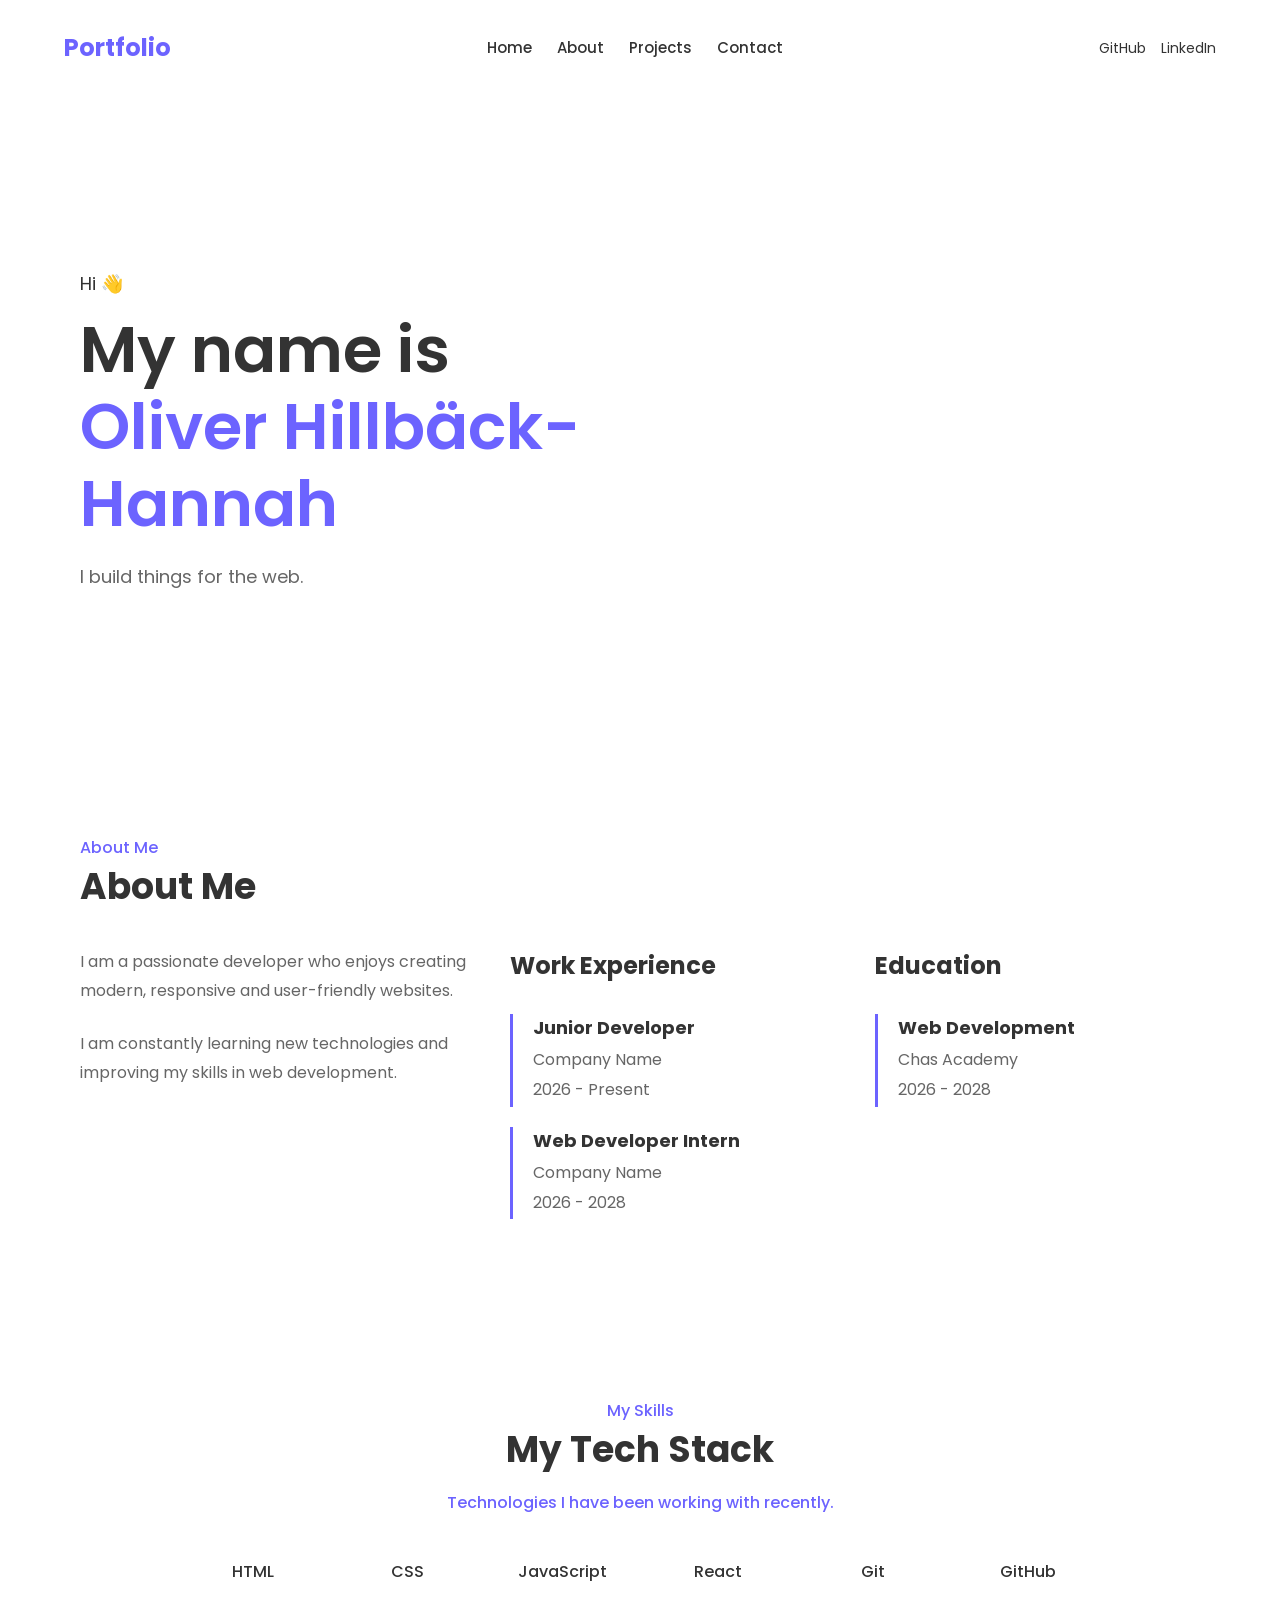
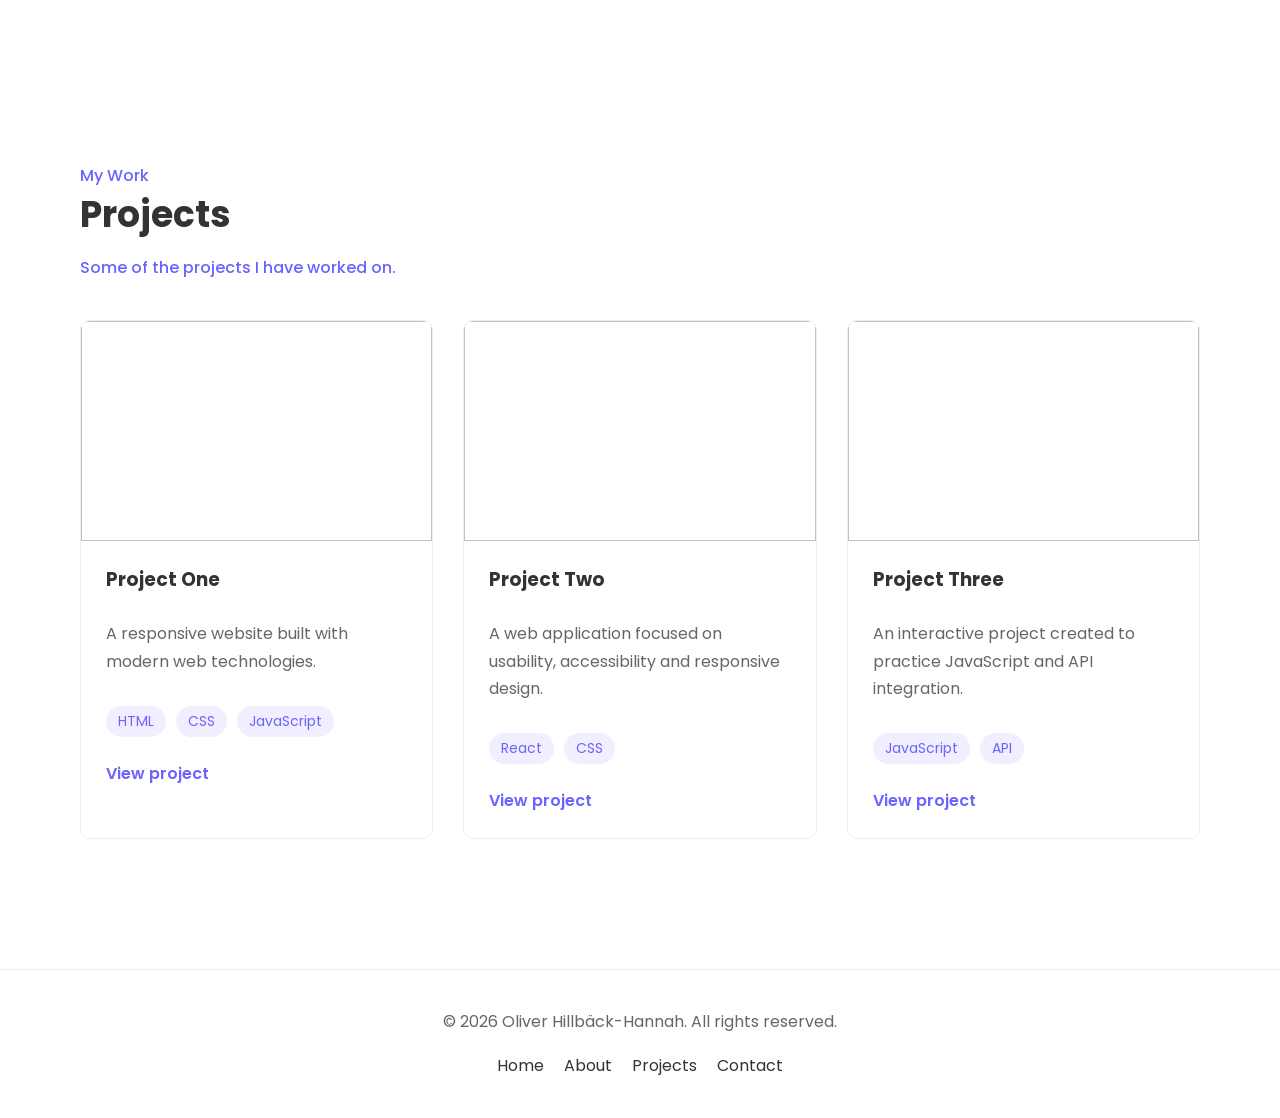
<file: index.html>
<!DOCTYPE html>
<html lang="en">
<head>
    <meta charset="UTF-8">
    <meta name="viewport" content="width=device-width, initial-scale=1.0">

    <title>Developer Portfolio</title>

    <link rel="preconnect" href="https://fonts.googleapis.com">
    <link rel="preconnect" href="https://fonts.gstatic.com" crossorigin>
    <link
        href="https://fonts.googleapis.com/css2?family=Poppins:wght@400;500;600;700&display=swap"
        rel="stylesheet"
    >
<link rel="stylesheet" href="style.css"> 

</head>

<body>

    <header class="site-header">

        <a class="logo" href="index.html">
            Portfolio
        </a>

        <nav class="main-navigation" aria-label="Main navigation">
            <ul>
                <li>
                    <a href="index.html">Home</a>
                </li>

                <li>
                    <a href="about.html">About</a>
                </li>

                <li>
                    <a href="projects.html">Projects</a>
                </li>

                <li>
                    <a href="contact.html">Contact</a>
                </li>
            </ul>
        </nav>

        <nav class="social-links" aria-label="Social media">
            <a href="#" aria-label="GitHub">
                GitHub
            </a>

            <a href="#" aria-label="LinkedIn">
                LinkedIn
            </a>
        </nav>

    </header>


    <main>

        <!-- Hero -->

        <section class="hero">

            <div class="hero-content">

                <p>Hi 👋</p>

                <h1>
                    My name is
                    <span>Oliver Hillbäck-Hannah</span>
                </h1>

                <p>
                    I build things for the web.
                </p>

            </div>

            <div class="hero-image"

            </div>

        </section>


        <!-- About -->

        <section class="about" id="about">

            <div class="section-title">

                <p>About Me</p>

                <h2>About Me</h2>

            </div>


            <div class="about-content">

                <div class="about-text">

                    <p>
                        I am a passionate developer who enjoys creating
                        modern, responsive and user-friendly websites.
                    </p>

                    <p>
                        I am constantly learning new technologies and
                        improving my skills in web development.
                    </p>

                </div>


                <div class="experience">

                    <h3>Work Experience</h3>

                    <article class="experience-item">

                        <h4>Junior Developer</h4>

                        <p>Company Name</p>

                        <p>2026 - Present</p>

                    </article>


                    <article class="experience-item">

                        <h4>Web Developer Intern</h4>

                        <p>Company Name</p>

                        <p>2026 - 2028</p>

                    </article>

                </div>


                <div class="education">

                    <h3>Education</h3>

                    <article class="education-item">

                        <h4>Web Development</h4>

                        <p>Chas Academy</p>

                        <p>2026 - 2028</p>

                    </article>

                </div>

            </div>

        </section>


        <!-- Tech Stack -->

        <section class="tech-stack" id="tech-stack">

            <div class="section-title">

                <p>My Skills</p>

                <h2>My Tech Stack</h2>

                <p>
                    Technologies I have been working with recently.
                </p>

            </div>


            <ul class="tech-list">

                <li>
                    
                    <span>HTML</span>
                </li>

                <li>
                  
                    <span>CSS</span>
                </li>

                <li>
        
                    <span>JavaScript</span>
                </li>

                <li>
                  
                    <span>React</span>
                </li>

                <li>
                   
                    <span>Git</span>
                </li>

                <li>
                    
                    <span>GitHub</span>
                </li>

            </ul>

        </section>


        <!-- Projects -->

        <section class="projects" id="projects">

            <div class="section-title">

                <p>My Work</p>

                <h2>Projects</h2>

                <p>
                    Some of the projects I have worked on.
                </p>

            </div>


            <div class="project-list">

                <article class="project-card">

                    <img
                      
                    >

                    <div class="project-card-content">

                        <h3>Project One</h3>

                        <p>
                            A responsive website built with modern
                            web technologies.
                        </p>

                        <ul class="project-technologies">
                            <li>HTML</li>
                            <li>CSS</li>
                            <li>JavaScript</li>
                        </ul>

                        <a href="#">
                            View project
                        </a>

                    </div>

                </article>


                <article class="project-card">

                    <img
                        >

                    <div class="project-card-content">

                        <h3>Project Two</h3>

                        <p>
                            A web application focused on usability,
                            accessibility and responsive design.
                        </p>

                        <ul class="project-technologies">
                            <li>React</li>
                            <li>CSS</li>
                        </ul>

                        <a href="#">
                            View project
                        </a>

                    </div>

                </article>


                <article class="project-card">

                    <img
                       
                    >

                    <div class="project-card-content">

                        <h3>Project Three</h3>

                        <p>
                            An interactive project created to practice
                            JavaScript and API integration.
                        </p>

                        <ul class="project-technologies">
                            <li>JavaScript</li>
                            <li>API</li>
                        </ul>

                        <a href="#">
                            View project
                        </a>

                    </div>

                </article>

            </div>

        </section>

    </main>


    <footer class="site-footer">

        <p>
            &copy; 2026 Oliver Hillbäck-Hannah. All rights reserved. 
        </p>

        <nav aria-label="Footer navigation">

            <ul>
                <li>
                    <a href="index.html">Home</a>
                </li>

                <li>
                    <a href="about.html">About</a>
                </li>

                <li>
                    <a href="projects.html">Projects</a>
                </li>

                <li>
                    <a href="contact.html">Contact</a>
                </li>
            </ul>

        </nav>

    </footer>

</body>
</html>
</file>
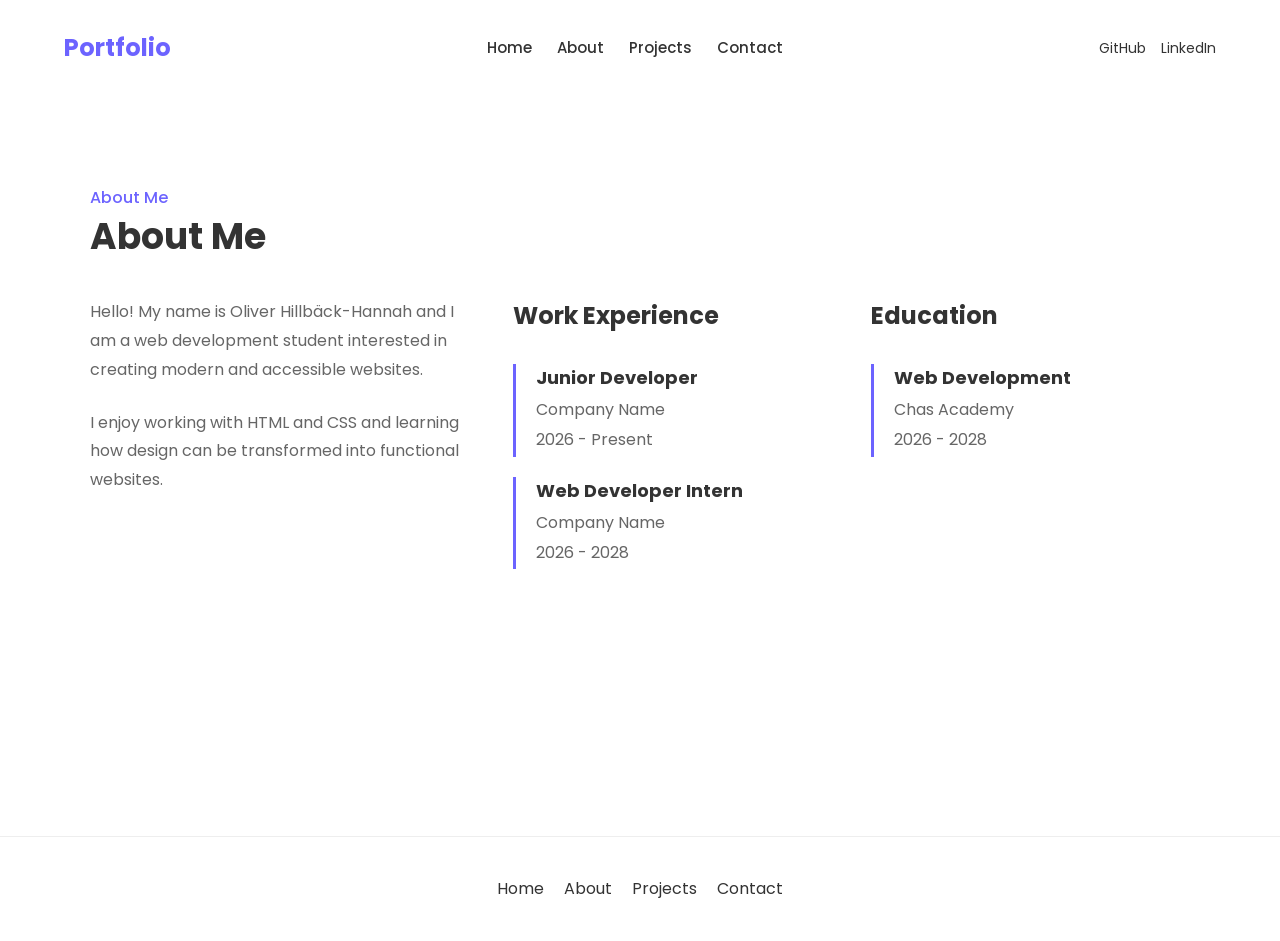
<file: about.html>
<!DOCTYPE html>
<html lang="en">

<head>
    <meta charset="UTF-8">
    <meta name="viewport" content="width=device-width, initial-scale=1.0">

    <title>About Me | Developer Portfolio</title>

    <link rel="preconnect" href="https://fonts.googleapis.com">
    <link rel="preconnect" href="https://fonts.gstatic.com" crossorigin>

    <link
        href="https://fonts.googleapis.com/css2?family=Poppins:wght@400;500;600;700&display=swap"
        rel="stylesheet"
    >

    <link rel="stylesheet" href="style.css">
</head>

<body>

    <header class="site-header">

        <a class="logo" href="index.html">
            Portfolio
        </a>

        <nav class="main-navigation" aria-label="Main navigation">
            <ul>
                <li><a href="index.html">Home</a></li>
                <li><a href="about.html">About</a></li>
                <li><a href="projects.html">Projects</a></li>
                <li><a href="contact.html">Contact</a></li>
            </ul>
        </nav>

        <nav class="social-links" aria-label="Social media">
            <a href="#">GitHub</a>
            <a href="#">LinkedIn</a>
        </nav>

    </header>


    <main>

        <section class="about-page">

            <div class="section-title">
                <p>About Me</p>
                <h1>About Me</h1>
            </div>

            <div class="about-page-content">

                <div class="about-text">

                    <p>
                        Hello! My name is Oliver Hillbäck-Hannah and I am a web
                        development student interested in creating
                        modern and accessible websites.
                    </p>

                    <p>
                        I enjoy working with HTML and CSS and learning
                        how design can be transformed into functional
                        websites.
                    </p>

                </div>


                <section class="experience">

                    <h2>Work Experience</h2>

                    <article class="experience-item">

                        <h3>Junior Developer</h3>

                        <p>Company Name</p>

                        <p>2026 - Present</p>

                    </article>


                    <article class="experience-item">

                        <h3>Web Developer Intern</h3>

                        <p>Company Name</p>

                        <p>2026 - 2028</p>

                    </article>

                </section>


                <section class="education">

                    <h2>Education</h2>

                    <article class="education-item">

                        <h3>Web Development</h3>

                        <p>Chas Academy</p>

                        <p>2026 - 2028</p>

                    </article>

                </section>

            </div>

        </section>

    </main>


    <footer class="site-footer">

        <nav aria-label="Footer navigation">

            <ul>
                <li><a href="index.html">Home</a></li>
                <li><a href="about.html">About</a></li>
                <li><a href="projects.html">Projects</a></li>
                <li><a href="contact.html">Contact</a></li>
            </ul>

        </nav>

    </footer>

</body>
</html>
</file>
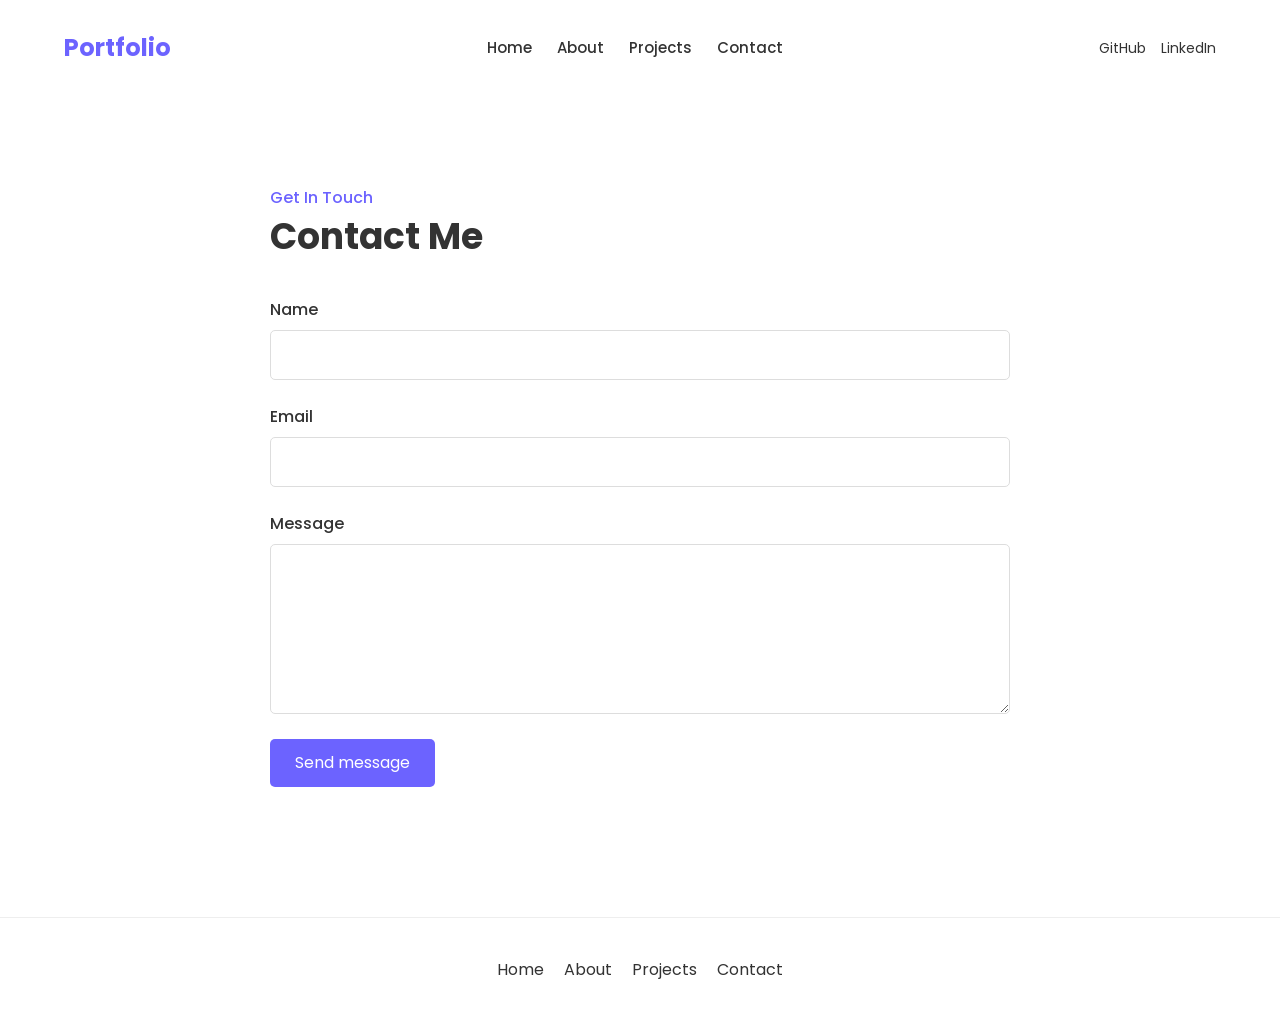
<file: contact.html>
<!DOCTYPE html>
<html lang="en">

<head>
    <meta charset="UTF-8">
    <meta name="viewport" content="width=device-width, initial-scale=1.0">

    <title>Contact | Developer Portfolio</title>

    <link rel="preconnect" href="https://fonts.googleapis.com">
    <link rel="preconnect" href="https://fonts.gstatic.com" crossorigin>

    <link
        href="https://fonts.googleapis.com/css2?family=Poppins:wght@400;500;600;700&display=swap"
        rel="stylesheet"
    >

    <link rel="stylesheet" href="style.css">
</head>

<body>

    <header class="site-header">

        <a class="logo" href="index.html">
            Portfolio
        </a>

        <nav class="main-navigation" aria-label="Main navigation">
            <ul>
                <li><a href="index.html">Home</a></li>
                <li><a href="about.html">About</a></li>
                <li><a href="projects.html">Projects</a></li>
                <li><a href="contact.html">Contact</a></li>
            </ul>
        </nav>

        <nav class="social-links" aria-label="Social media">
            <a href="#">GitHub</a>
            <a href="#">LinkedIn</a>
        </nav>

    </header>


    <main>

        <section class="contact-page">

            <div class="section-title">

                <p>Get In Touch</p>

                <h1>Contact Me</h1>

            </div>


            <form class="contact-form">

                <div class="form-group">

                    <label for="name">
                        Name
                    </label>

                    <input
                        type="text"
                        id="name"
                        name="name"
                        required
                    >

                </div>


                <div class="form-group">

                    <label for="email">
                        Email
                    </label>

                    <input
                        type="email"
                        id="email"
                        name="email"
                        required
                    >

                </div>


                <div class="form-group">

                    <label for="message">
                        Message
                    </label>

                    <textarea
                        id="message"
                        name="message"
                        rows="6"
                        required
                    ></textarea>

                </div>


                <button type="submit">
                    Send message
                </button>

            </form>

        </section>

    </main>


    <footer class="site-footer">

        <nav aria-label="Footer navigation">

            <ul>
                <li><a href="index.html">Home</a></li>
                <li><a href="about.html">About</a></li>
                <li><a href="projects.html">Projects</a></li>
                <li><a href="contact.html">Contact</a></li>
            </ul>

        </nav>

    </footer>

</body>
</html>
</file>
<file: style.css>
:root {
    --primary-color: #6c63ff;
    --text-color: #333333;
    --light-text: #666666;
    --background-color: #ffffff;
    --light-background: #f8f8ff;
    --border-color: #eeeeee;
}

* {
    box-sizing: border-box;
}

html {
    scroll-behavior: smooth;
}

body {
    margin: 0;
    background-color: var(--background-color);
    color: var(--text-color);
    font-family: "Poppins", sans-serif;
    font-size: 16px;
    line-height: 1.5;
}

h1,
h2,
h3,
h4 {
    margin-top: 0;
}

ul {
    margin: 0;
    padding: 0;
    list-style: none;
}

a {
    color: var(--text-color);
}

a:focus-visible,
button:focus-visible,
input:focus-visible,
textarea:focus-visible {
    outline: 3px solid var(--primary-color);
    outline-offset: 3px;
}

img {
    display: block;
    max-width: 100%;
}

/* =========================
   HEADER
========================= */

.site-header {
    display: flex;
    flex-direction: column;
    align-items: center;
    gap: 20px;
    width: 100%;
    max-width: 1200px;
    margin: 0 auto;
    padding: 25px 24px;
}

.logo {
    color: var(--primary-color);
    font-size: 24px;
    font-weight: 700;
    text-decoration: none;
}

.main-navigation ul {
    display: flex;
    flex-wrap: wrap;
    justify-content: center;
    gap: 16px;
}

.main-navigation a {
    font-size: 14px;
    font-weight: 500;
    text-decoration: none;
}

.main-navigation a:hover,
.social-links a:hover,
.site-footer a:hover {
    color: var(--primary-color);
}

.social-links {
    display: flex;
    flex-wrap: wrap;
    justify-content: center;
    gap: 15px;
}

.social-links a {
    font-size: 14px;
    text-decoration: none;
}

/* =========================
   HERO
========================= */

.hero {
    display: flex;
    flex-direction: column;
    align-items: flex-start;
    justify-content: center;
    gap: 40px;
    width: 100%;
    max-width: 1200px;
    margin: 0 auto;
    padding: 70px 24px;
}

.hero-content {
    position: relative;
    z-index: 2;
    width: 100%;
    max-width: 650px;
}

.hero-content p:first-child {
    margin-bottom: 15px;
    font-size: 18px;
}

.hero-content h1 {
    margin-bottom: 20px;
    font-size: clamp(36px, 8vw, 64px);
    line-height: 1.2;
    font-weight: 600;
    overflow-wrap: anywhere;
}

.hero-content h1 span {
    display: block;
    color: var(--primary-color);
}

.hero-content p:last-child {
    max-width: 550px;
    margin: 0;
    color: var(--light-text);
    font-size: 18px;
}

.hero-image {
    display: flex;
    justify-content: center;
    position: relative;
    z-index: 1;
    width: 100%;
}

.hero-image img {
    width: 240px;
    height: 240px;
    object-fit: cover;
    border-radius: 50%;
}

/* =========================
   SECTION TITLES
========================= */

.section-title {
    margin-bottom: 40px;
}

.section-title p {
    margin-top: 0;
    margin-bottom: 5px;
    color: var(--primary-color);
    font-size: 16px;
    font-weight: 500;
}

.section-title h1,
.section-title h2 {
    margin-top: 0;
    margin-bottom: 20px;
    font-size: 36px;
    line-height: 1.2;
}

/* =========================
   HOME ABOUT
========================= */

.about {
    width: 100%;
    max-width: 1200px;
    margin: 0 auto;
    padding: 70px 24px;
}

.about-content {
    display: flex;
    flex-direction: column;
    gap: 40px;
}

.about-text {
    width: 100%;
    max-width: 650px;
}

.about-text p {
    margin-top: 0;
    margin-bottom: 24px;
    color: var(--light-text);
    line-height: 1.8;
}

/* =========================
   ABOUT PAGE
========================= */

.about-page {
    width: 100%;
    max-width: 1180px;
    min-height: 700px;
    margin: 0 auto;
    padding: 70px 24px;
}

.about-page-content {
    display: flex;
    flex-direction: column;
    gap: 40px;
    width: 100%;
    margin: 0 auto;
}

.about-page-content .about-text {
    max-width: 650px;
}

.about-page-content .about-text p {
    color: var(--light-text);
    line-height: 1.8;
    margin-top: 0;
    margin-bottom: 24px;
}

.experience,
.education {
    display: flex;
    flex-direction: column;
    gap: 20px;
    min-width: 0;
}

.experience h2,
.education h2,
.about-content > .experience h3,
.about-content > .education h3 {
    margin-top: 0;
    margin-bottom: 10px;
    font-size: 24px;
}

.experience-item,
.education-item {
    padding-left: 20px;
    border-left: 3px solid var(--primary-color);
}

.experience-item h3,
.education-item h3,
.experience-item h4,
.education-item h4 {
    margin-top: 0;
    margin-bottom: 5px;
    font-size: 18px;
}

.experience-item p,
.education-item p {
    margin: 3px 0;
    color: var(--light-text);
    line-height: 1.7;
}

/* =========================
   TECH STACK
========================= */

.tech-stack {
    width: 100%;
    max-width: 1200px;
    margin: 0 auto;
    padding: 70px 24px;
    text-align: center;
}

.tech-stack .section-title {
    max-width: 600px;
    margin: 0 auto 45px;
}

.tech-list {
    display: flex;
    flex-wrap: wrap;
    justify-content: center;
    gap: 30px;
}

.tech-list li {
    display: flex;
    flex-direction: column;
    align-items: center;
    justify-content: center;
    gap: 10px;
    width: 90px;
}

.tech-list img {
    width: 60px;
    height: 60px;
    object-fit: contain;
}

.tech-list span {
    font-weight: 500;
}

/* =========================
   PROJECTS
========================= */

.projects,
.projects-page {
    width: 100%;
    max-width: 1200px;
    margin: 0 auto;
    padding: 70px 24px;
}

.project-list {
    display: grid;
    grid-template-columns: minmax(0, 1fr);
    gap: 30px;
}

.project-card {
    min-width: 0;
    overflow: hidden;
    border: 1px solid var(--border-color);
    border-radius: 10px;
    background-color: #ffffff;
}

.project-card > img {
    width: 100%;
    height: 220px;
    object-fit: cover;
}

.project-card-content {
    display: flex;
    flex-direction: column;
    align-items: flex-start;
    padding: 25px;
}

.project-card-content h2,
.project-card-content h3 {
    margin-top: 0;
    margin-bottom: 10px;
}

.project-card-content p {
    color: var(--light-text);
    line-height: 1.7;
}

.project-technologies {
    display: flex;
    flex-wrap: wrap;
    gap: 10px;
    margin: 15px 0 25px;
}

.project-technologies li {
    padding: 5px 12px;
    border-radius: 20px;
    background-color: #f1efff;
    color: var(--primary-color);
    font-size: 14px;
}

.project-card-content a {
    color: var(--primary-color);
    font-weight: 600;
    text-decoration: none;
}

.project-card-content a:hover {
    text-decoration: underline;
}

/* =========================
   CONTACT PAGE
========================= */

.contact-page {
    width: 100%;
    max-width: 800px;
    min-height: 700px;
    margin: 0 auto;
    padding: 70px 24px;
}

.contact-form {
    display: flex;
    flex-direction: column;
    gap: 25px;
}

.form-group {
    display: flex;
    flex-direction: column;
    gap: 8px;
}

.form-group label {
    font-weight: 500;
}

.form-group input,
.form-group textarea {
    width: 100%;
    padding: 12px 15px;
    border: 1px solid #dddddd;
    border-radius: 5px;
    background-color: #ffffff;
    color: var(--text-color);
    font: inherit;
}

.form-group textarea {
    min-height: 150px;
    resize: vertical;
}

.contact-form button {
    width: fit-content;
    padding: 12px 25px;
    border: none;
    border-radius: 5px;
    background-color: var(--primary-color);
    color: #ffffff;
    font: inherit;
    cursor: pointer;
}

.contact-form button:hover {
    opacity: 0.9;
}

/* =========================
   FOOTER
========================= */

.site-footer {
    display: flex;
    flex-direction: column;
    align-items: center;
    gap: 20px;
    margin-top: 40px;
    padding: 40px 24px;
    border-top: 1px solid var(--border-color);
    text-align: center;
}

.site-footer p {
    margin: 0;
    color: var(--light-text);
}

.site-footer ul {
    display: flex;
    flex-wrap: wrap;
    justify-content: center;
    gap: 20px;
}

.site-footer a {
    text-decoration: none;
}

/* =========================
   TABLET AND DESKTOP
========================= */

@media (min-width: 768px) {
    .site-header {
        flex-direction: row;
        justify-content: space-between;
        gap: 24px;
        padding: 30px 24px;
    }

    .main-navigation ul {
        gap: 25px;
    }

    .main-navigation a {
        font-size: 15px;
    }

    .hero {
        flex-direction: row;
        align-items: center;
        justify-content: space-between;
        gap: 60px;
        min-height: 650px;
        padding: 80px 40px;
    }

    .hero-content h1 {
        font-size: 56px;
    }

    .hero-image {
        width: auto;
        flex-shrink: 0;
    }

    .hero-image img {
        width: 300px;
        height: 300px;
    }

    .about,
    .tech-stack,
    .projects,
    .projects-page {
        padding: 90px 40px;
    }

    .about-page {
        padding: 90px 40px;
    }

    .about-content {
        display: grid;
        grid-template-columns: 1.2fr 1fr 1fr;
        align-items: start;
        gap: 40px;
    }

    .about-page-content {
        display: grid;
        grid-template-columns: 1.2fr 1fr 1fr;
        align-items: start;
        gap: 40px;
    }

    .tech-list {
        gap: 45px;
    }

    .tech-list li {
        width: 110px;
    }

    .tech-list img {
        width: 75px;
        height: 75px;
    }

    .project-list {
        grid-template-columns: repeat(2, minmax(0, 1fr));
    }

    .contact-page {
        padding: 90px 30px;
    }
}

/* =========================
   LARGE DESKTOP
========================= */

@media (min-width: 1100px) {
    .hero-content h1 {
        font-size: 64px;
    }

    .hero-image img {
        width: 350px;
        height: 350px;
    }

    .project-list {
        grid-template-columns: repeat(3, minmax(0, 1fr));
    }
}

/* =========================
   REDUCED MOTION
========================= */

@media (prefers-reduced-motion: reduce) {
    html {
        scroll-behavior: auto;
    }
}
</file>
